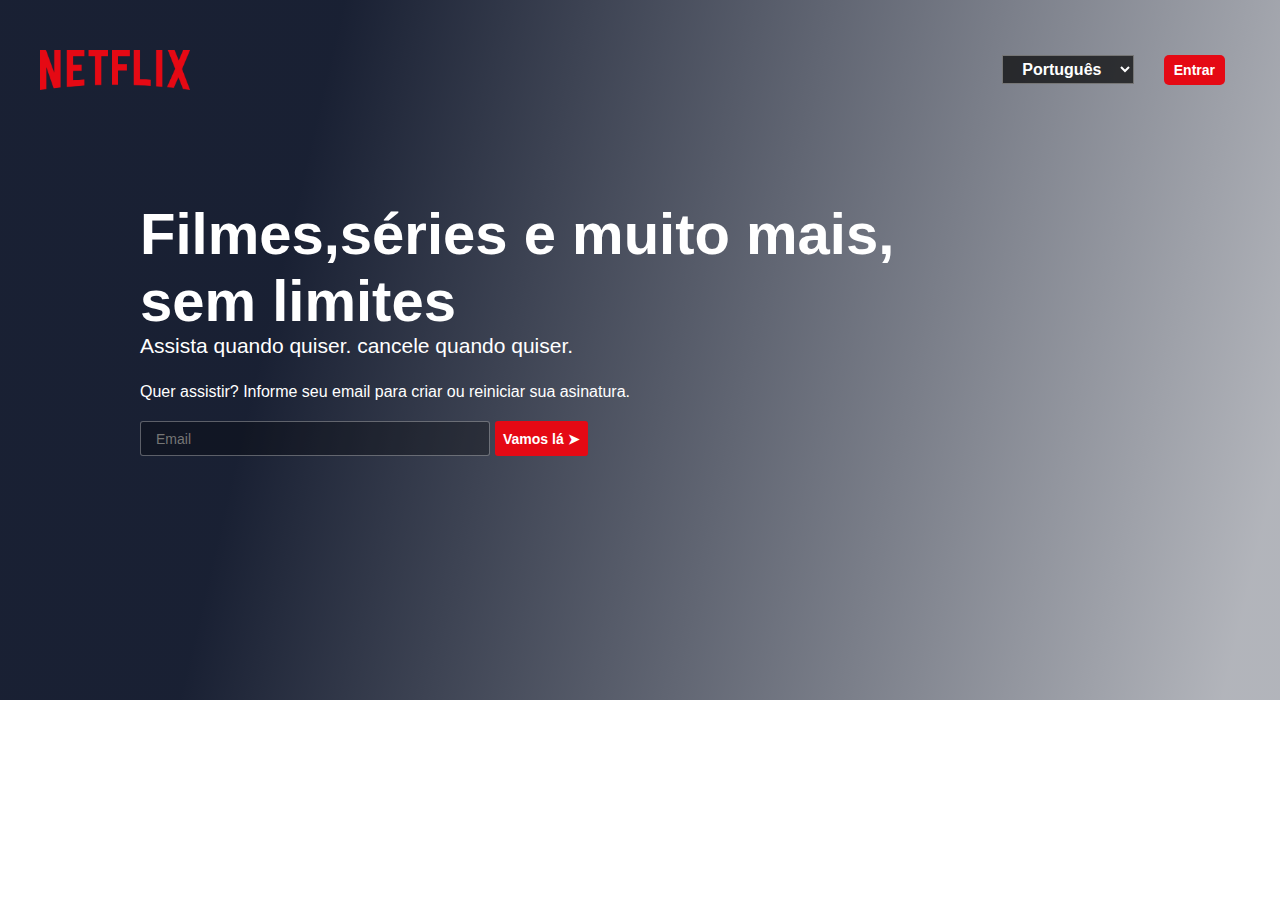
<file: site-teste-netiflix/index.html>
<!DOCTYPE html>
<html lang="pt-br">
<head>
    <meta charset="UTF-8">
    <meta name="viewport" content="width=device-width, initial-scale=1.0">
    <title>HTML e CSS</title>
    <link rel="stylesheet" href="style.css">
</head>
<body>
    <div id="container">

        <div id="header">
            <img src="imagens/logo.png" alt="" id="logo">
            <div id="nav">
                <select>
                    <option>Português</option>
                    <option>English</option>
                </select>
                <button id="btn-enter">Entrar</button>

            </div>
        </div>
        <div id="main">
            <h1 id="title-main">Filmes,séries e muito mais,<br> sem limites</h1>
            <h2 class="subletitle-main">Assista quando quiser. cancele quando quiser.</h2>
            <h3>Quer assistir? Informe seu email para criar ou reiniciar sua asinatura.</h3>
            <form>
                <input type="email" placeholder="Email" id="input">
                <button id="btn-start">Vamos lá ➤</button>
            </form>
        </div>
        
    </div>
   
    
</body>
</html>
</file>
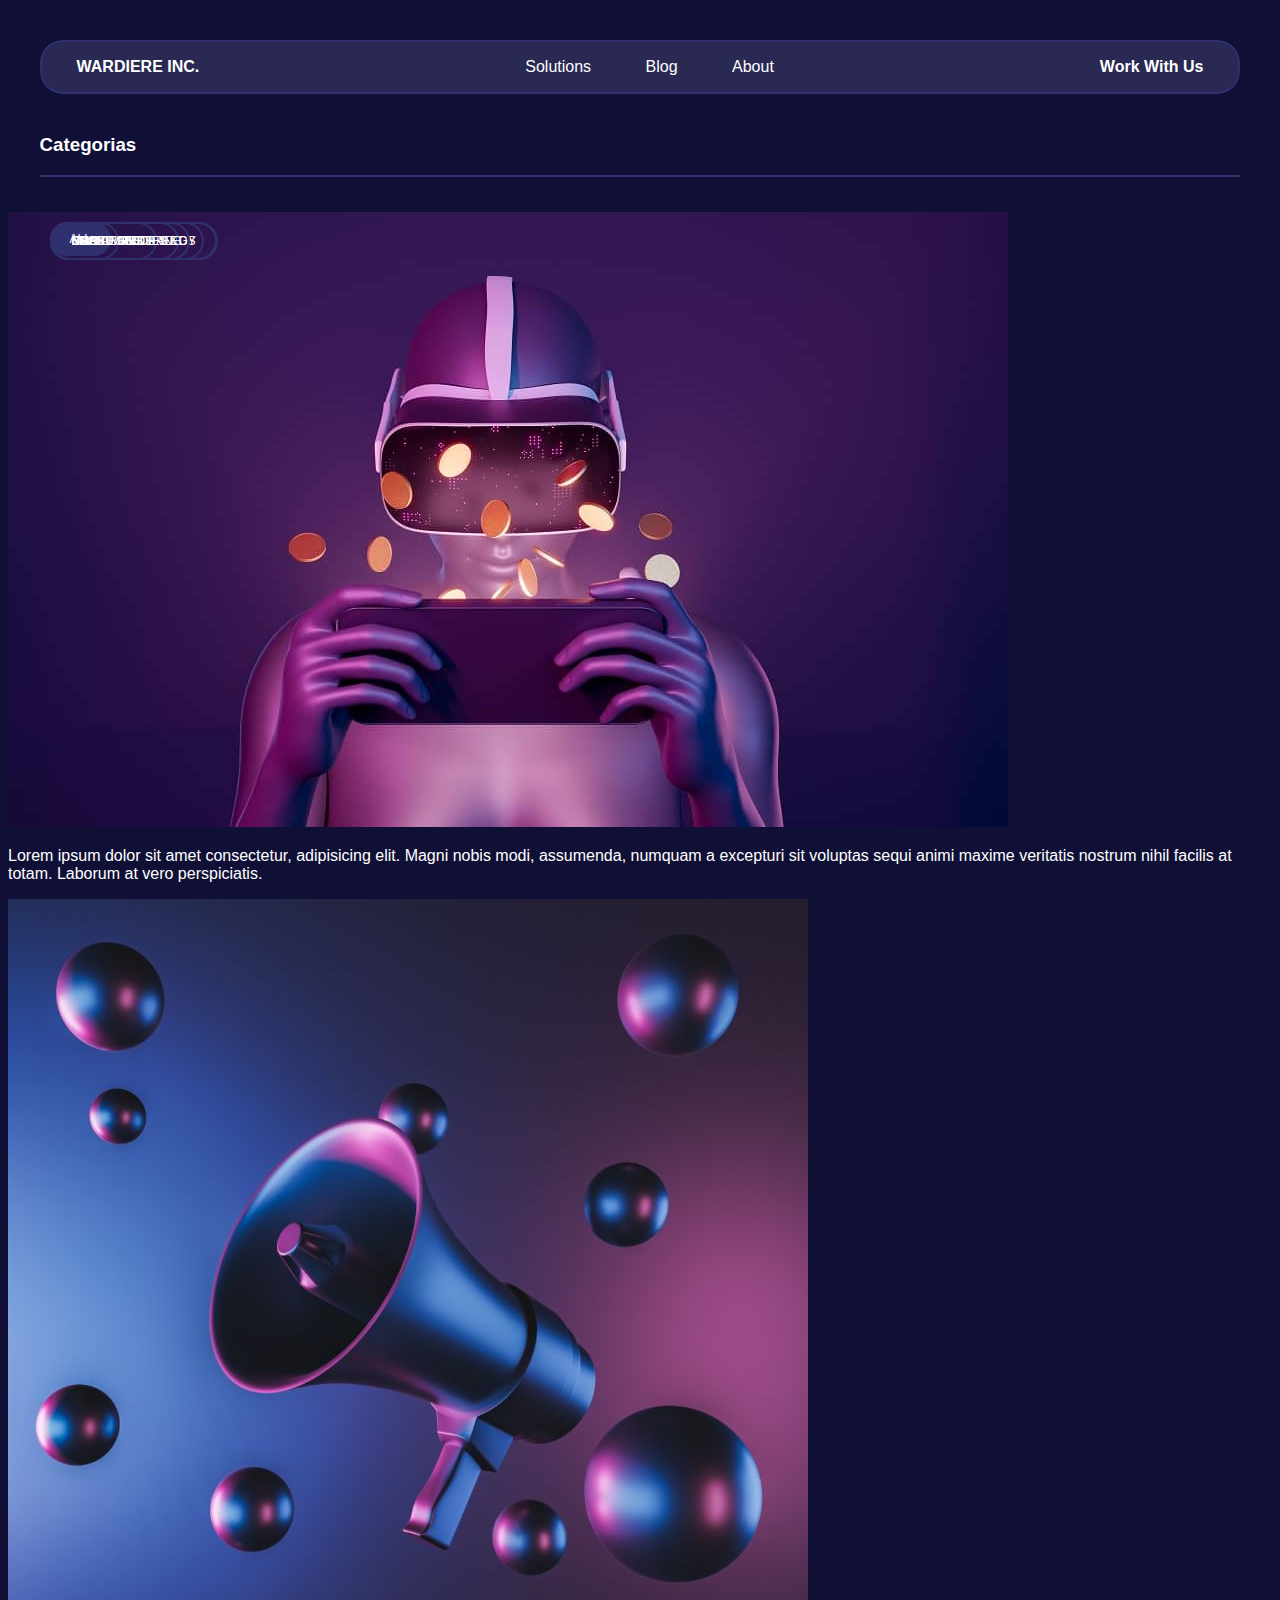
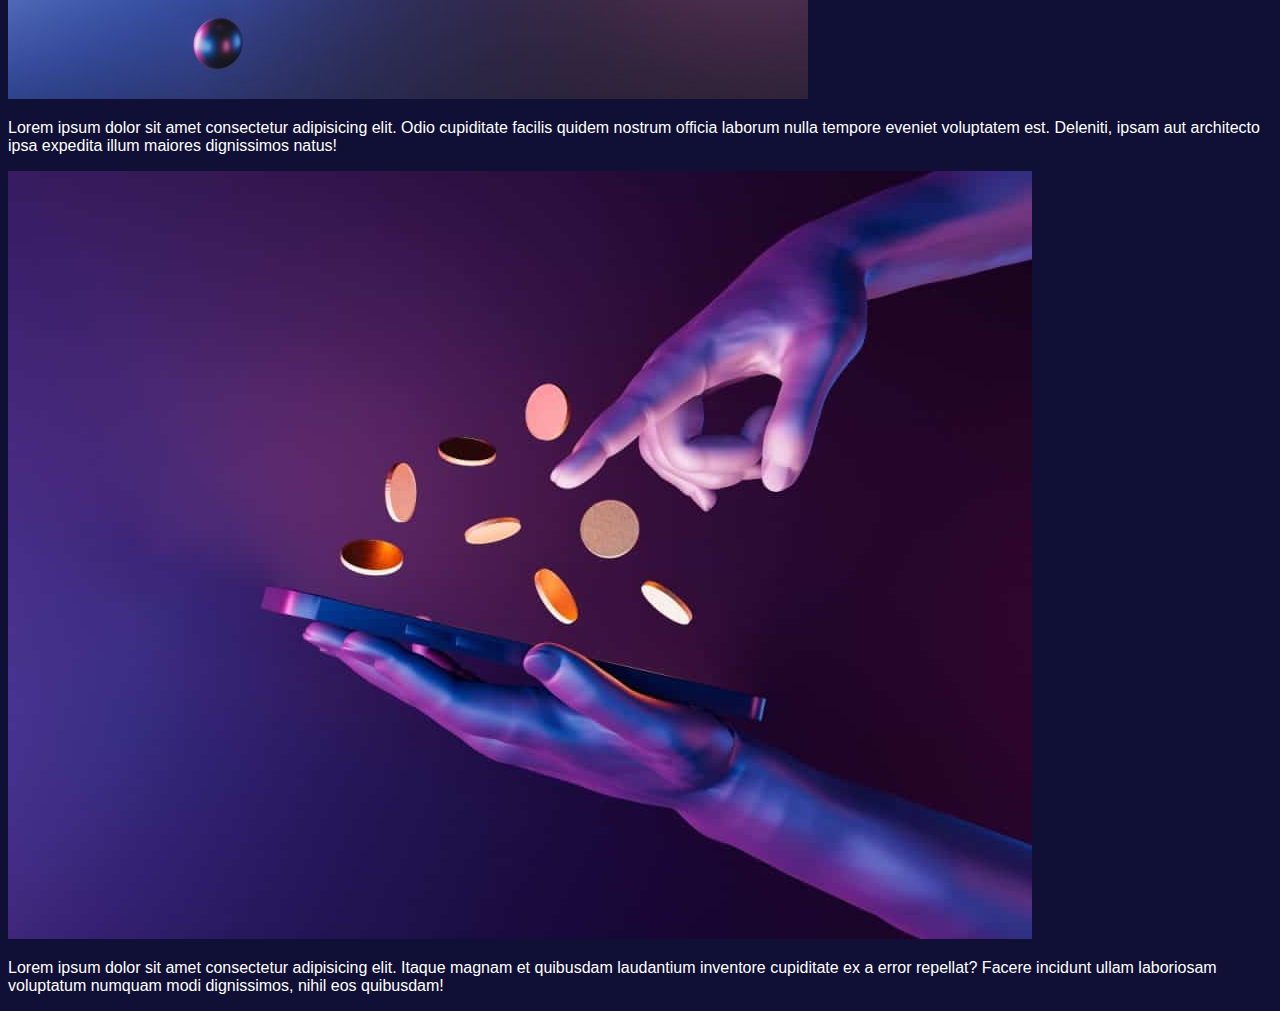
<file: projeto-landpage02/landgnpag.html>
<!DOCTYPE html>
<html lang="pt-br">
<head>
    <meta charset="UTF-8">
    <meta name="viewport" content="width=
    , initial-scale=1.0">
    <title>Landngpag</title>
    <link rel="stylesheet" href="style.css">
</head>
<body>
    <header>
        <div class="pricipal">
            <h2>WARDIERE INC.</h2>
        </div>
        <nav>
           
                <a href="#">Solutions</a>
                <a href="#">Blog</a>
                <a href="#">About</a>
            
        </nav>
        <div class="header-fim">
            <p>Work With Us</p>
        </div>
    </header>

    <main>
        <h3>Categorias</h3>
        <div class="span">
          
        </div>
        <div class="pai">
            <nav>
                <ul>
                    <a href="#" id="all"><li>ALL</li></a>
                    <a href="#"><li>MARKETING TRENDS</li></a>
                    <a href="#"><li>CONTET ESTRATEGY

                    </li></a>
                    <a href="#"><li>SOCIAL MEDIA</li></a>
                    <a href="#"><li>SEO</li></a>
                    <a href="#"><li>EMAIL MARKETING</li></a>
                    <a href="#"><li>BRANDIGN</li></a>
                    <a href="#"><li>CASE ESTUDIES</li></a>
                </ul>
            </nav>
        </div>
    </main>
    <aside>
        <div class="artigo01">
            <img src="imagens/imagem01.jpeg" alt="imagem01">
            <p>Lorem ipsum dolor sit amet consectetur, adipisicing elit. Magni nobis modi, assumenda, numquam a excepturi sit voluptas sequi animi maxime veritatis nostrum nihil facilis at totam. Laborum at vero perspiciatis.</p>

        </div>
        <div class="artigo02">
            <img src="imagens/imagem02.jpeg" alt="imagem02">
            <p>Lorem ipsum dolor sit amet consectetur adipisicing elit. Odio cupiditate facilis quidem nostrum officia laborum nulla tempore eveniet voluptatem est. Deleniti, ipsam aut architecto ipsa expedita illum maiores dignissimos natus!</p>

        </div>
        <div class="artigo03">
            <img src="imagens/imagem03.jpeg" alt="imagem03">
            <p>Lorem ipsum dolor sit amet consectetur adipisicing elit. Itaque magnam et quibusdam laudantium inventore cupiditate ex a error repellat? Facere incidunt ullam laboriosam voluptatum numquam modi dignissimos, nihil eos quibusdam!</p>

        </div>
    </aside>
</body>
</html>
</file>
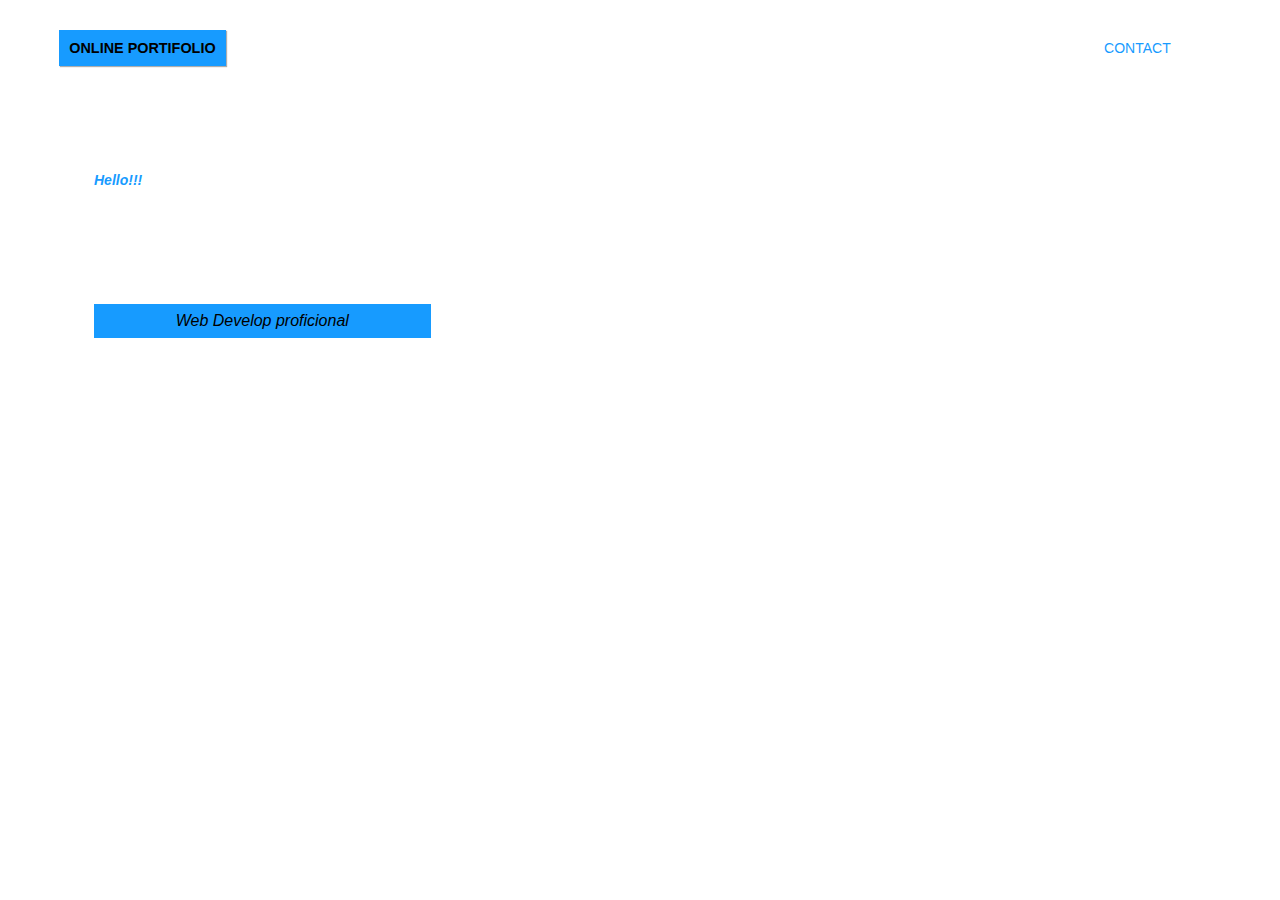
<file: projeto-portifolio/portifolio.html>
<!DOCTYPE html>
<html lang="pt-br">
<head>
    <meta charset="UTF-8">
    <meta name="viewport" content="width=device-width, initial-scale=1.0">
    <title>Portifolio</title>
    <link rel="stylesheet" href="style.css">
</head>
<body>
    <header>
        <div class="cabeça">
            <h1>ONLINE PORTIFOLIO</h1>
        </div>
        <nav>
            <ul>
                <li><a href="#">ABOUT ME</a></li>
                <li><a href="#">EDUCATION</a></li>
                <li><a href="#">EXPERIENCE</a></li>
                <li><a href="#">PROJECT</a></li>
                <li><a href="#" id="dest">CONTACT</a></li>
            </ul>
        </nav>

    </header>
    <main>
        <article>
            <h6>Hello!!!</h6>
            <h1>I'm David <br> Lopes Costa</h1>
            <span>
                <p>Web Develop proficional</p>
            </span>
            <aside>
                <p>Lorem ipsum dolor sit amet consectetur adipisicing elit. Dolores explicabo voluptas neque quos rerum veritatis ab tempora, nihil animi consequuntur quibusdam nemo! Quaerat voluptatum odio enim. Ex rerum vel quis.
                    Lorem, ipsum dolor sit amet consectetur adipisicing elit. Saepe suscipit quidem nisi distinctio alias recusandae tempora esse magni aut illum est nostrum harum, accusamus veritatis repellendus quo iste delectus provident!
                </p>
               
            </aside>
        </article>
    </main>
    
</body>
</html>
</file>
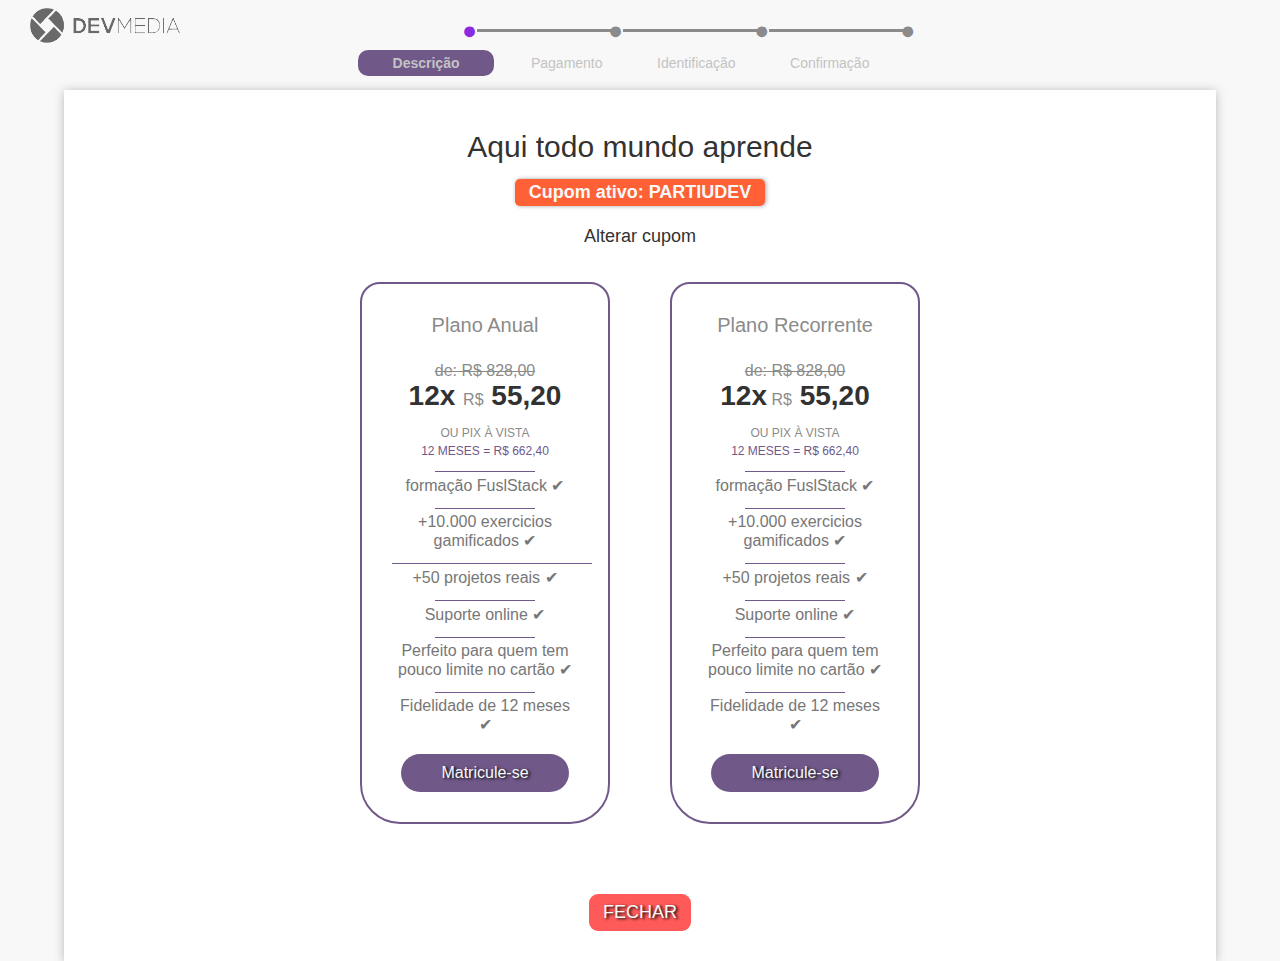
<file: SITE-devmidia/devmidia.html>
<!DOCTYPE html>
<html lang="pt-br">
<head>
    <meta charset="UTF-8">
    <meta name="viewport" content="width=device-width, initial-scale=1.0">
    <title>Site DevMidia</title>
    <link rel="stylesheet" href="style.css">
</head>
<body>
    <header>
        <div class="header">
            <div class="logo">
                <img src="imagens/logo-devmedia.png" alt="log/png">
            </div>
             <div class="separada">
                 <div class="bolha1">
                  <p>●</p>
                 </div> 
                           <div class="traco">
                             
                           </div> 
                           <div class="bolha">
                             <p>●</p>
                           </div> 
                           <div class="traco">
                             
                           </div> 
                           <div class="bolha">
                             <p>●</p>
                           </div> 
                           <div class="traco">
                             
                           </div>
                           <div class="bolha">
                             <p>●</p>
                           </div>
             </div>

        </div>
        <div class="pagament">
            <span id="destaque">Descrição</span>
            <span id="secund">Pagamento</span>
            <span id="secund">Identificação</span>
            <span id="secund">Confirmação</span>
        </div>

    </header>
    <main>
       
        <article>
            <h1>Aqui todo mundo aprende</h1>
            <h2 id="desconto">Cupom ativo: PARTIUDEV</h2>
            <P><a href="">Alterar cupom</a></P>
            <aside>
                <div class="anual">
                    <h2>Plano Anual</h2>
                    <del >de: R$ 828,00</del>
                    <P id="preco">12x <span id="rs">R$</span> 55,20 <br><span>OU PIX À VISTA</span></P>
                    <h3>12 MESES = R$ 662,40</h3>
                    <span id="horizontal">-</span>
                   <div class="conteudo">
                    <p>formação FuslStack ✔</p>
                    <span id="horizontal">-</span>
                    <p>+10.000 exercicios gamificados ✔</p>
                    <span id="horizontal">
                        <span id="horizontal">-</span>
                    </span>
                    <p>+50 projetos reais ✔</p>
                    <span id="horizontal">-</span>
                    <p>Suporte online ✔</p>
                    <span id="horizontal">-</span>
                    <p>Perfeito para quem tem pouco limite no cartão ✔</p>
                    <span id="horizontal">-</span>
                    <p>Fidelidade de 12 meses ✔</p>
                    <button>Matricule-se</button>

                   </div>
                </div>
              
                <div class="recorrente">
                    <h2>Plano Recorrente</h2>
                    <del>de: R$ 828,00</del>
                    <P id="preco">12x<span id="rs"> R$</span> 55,20 <br><span>OU PIX À VISTA</span></P>
                    <h3>12 MESES = R$ 662,40</h3>
                    <span id="horizontal">-</span>
                   <div class="conteudo">
                    <p>formação FuslStack ✔</p>
                    <span id="horizontal">-</span>
                    <p>+10.000 exercicios gamificados ✔</p>
                    <span id="horizontal">-</span>
                    <p>+50 projetos reais ✔</p>
                    <span id="horizontal">-</span>
                    <p>Suporte online ✔</p>
                    <span id="horizontal">-</span>
                    <p>Perfeito para quem tem pouco limite no cartão ✔</p>
                    <span id="horizontal">-</span>
                    <p>Fidelidade de 12 meses ✔</p>
                    <button>Matricule-se</button>           
               </div>




            </aside>
            <button id="btn-fechar"><a href="fechar.html">FECHAR</a></button>

        </article>
    </main>
    
        
    
    
</body>
</html>
</file>
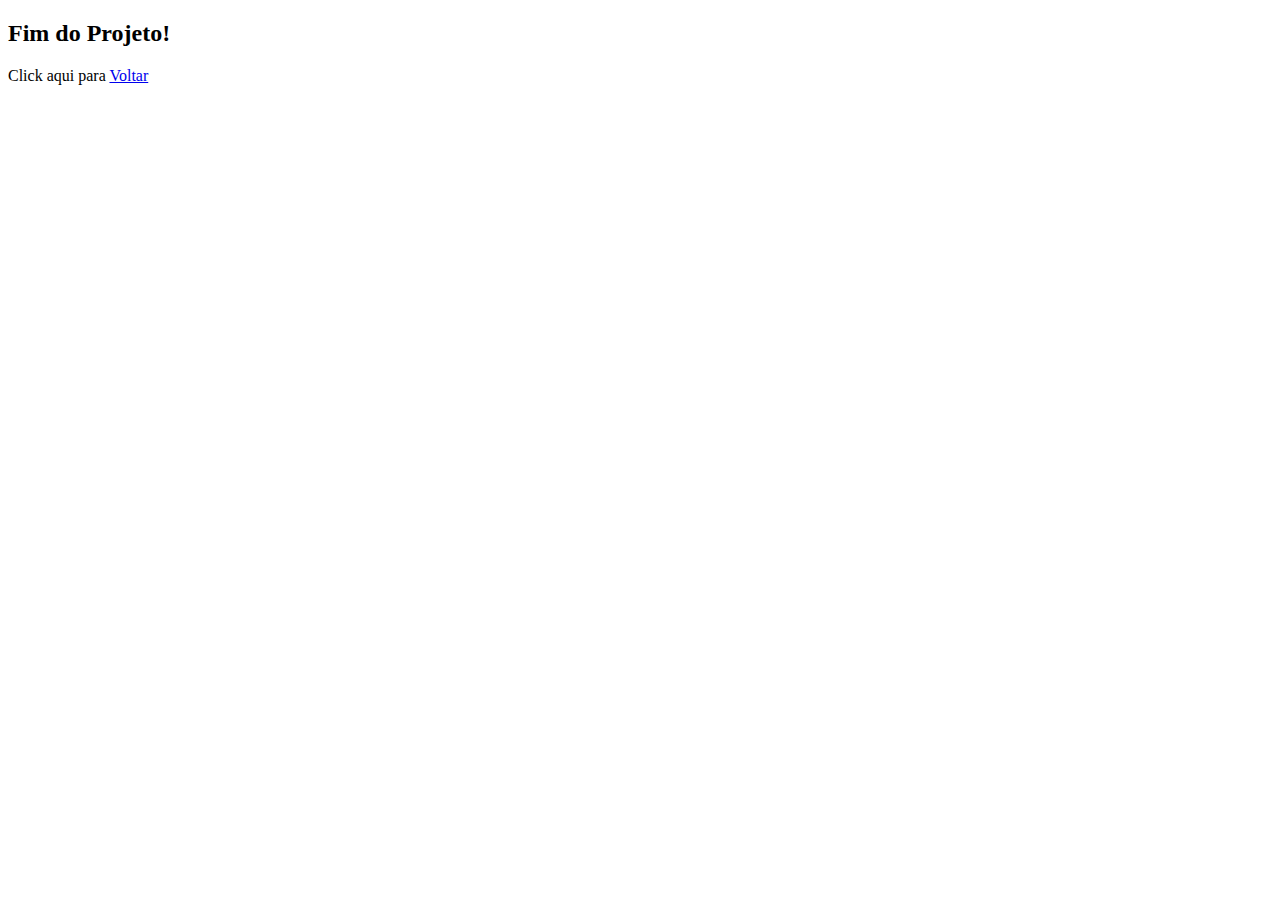
<file: SITE-devmidia/fechar.html>
<!DOCTYPE html>
<html lang="en">
<head>
    <meta charset="UTF-8">
    <meta name="viewport" content="width=device-width, initial-scale=1.0">
    <title>Document</title>
</head>
<body>
    <h2>Fim do Projeto!</h2>
    <p>Click aqui para <a href="devmidia.html">Voltar</a></p>

    
</body>
</html>
</file>
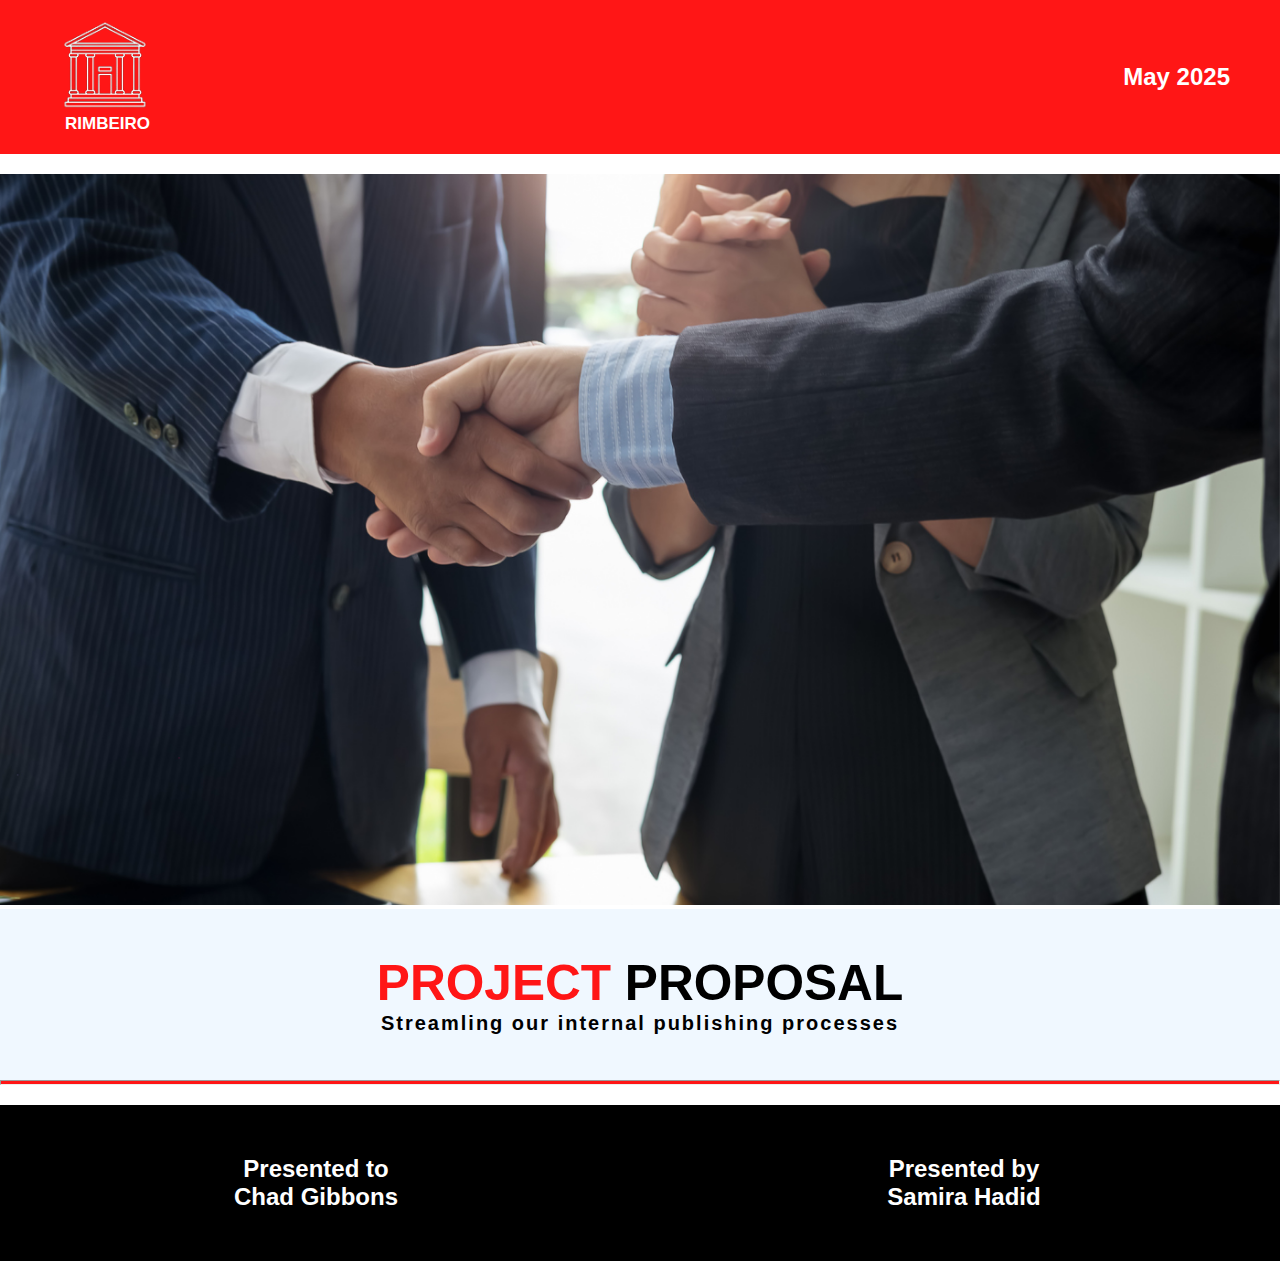
<file: site-empresa/empresa.html>
<!DOCTYPE html>
<html lang="pt-br">
<head>
    <meta charset="UTF-8">
    <meta name="viewport" content="width=device-width, initial-scale=1.0">
    <title>empresa</title>
    <link rel="stylesheet" href="style.css">
</head>
<body>
    <header>
        <div class="logo">
            <img src="imagens/Fashion_Bran_Logo__40_x_40_px___80_x_80_px_-removebg-preview.png" alt="">
            <h1>RIMBEIRO</h1>   
        </div>
        <h2>May 2025</h2>

    </header>
    <main>
        <img src="imagens/imagem-pricinpal.png" alt="">
        <article>
            <h1>PROJECT <span>PROPOSAL</span></h1>
            <P>Streamling our internal publishing processes</P>
        </article>

    </main>
    <hr>
    <footer>
        <div class="footer">
            <h2>
                Presented to <br> Chad Gibbons
            </h2>
        </div>
        <h2>
            Presented by <br> Samira Hadid
        </h2>


    </footer>
    
</body>
</html>
</file>
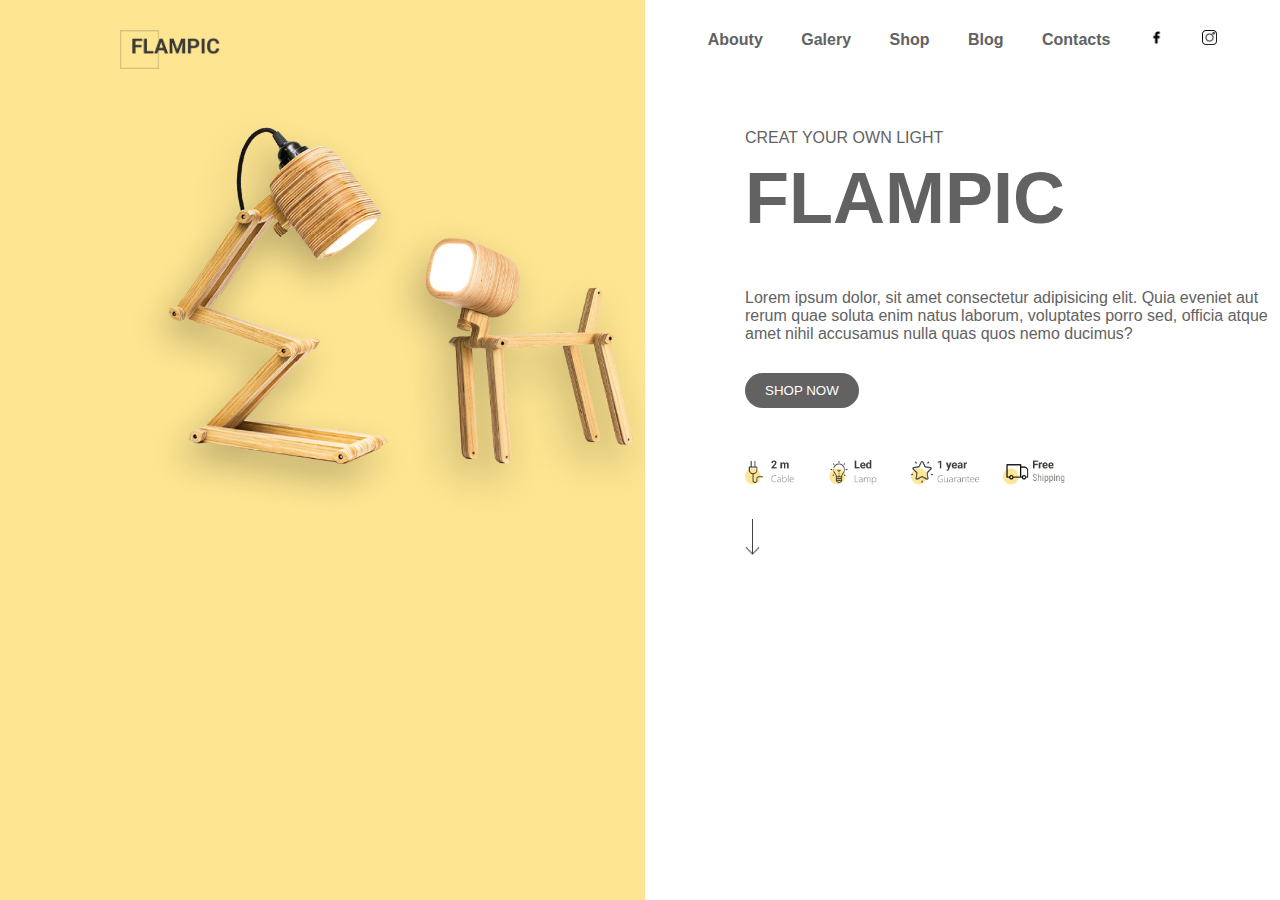
<file: projeto-landpag/imagens/landpag.html>
<!DOCTYPE html>
<html lang="pt-br">
<head>
    <meta charset="UTF-8">
    <meta name="viewport" content="width=device-width, initial-scale=1.0">
    <title>Landpag</title>
    <link rel="stylesheet" href="style.css">
</head>
<body>
    <section>
        <div class="primeiro">
            <div class="logo">
                <img src="Logo.png" alt="imagem/png">
            </div>
<div class="imagem">
    
                <div class="img1"><img src="L1.png" alt=""></div>
                <div class="img2"><img src="L2.png" alt=""></div>
    
</div>

        </div>

        <div class="segundo">
            <nav>
                <div class="navigation">
                    <ul>
                        <li><a href="#">Abouty</a></li>
                        <li><a href="#">Galery</a></li>
                        <li><a href="#">Shop</a></li>
                        <li><a href="#">Blog</a></li>
                        <li><a href="#">Contacts</a></li>
                        <li> <a href=""><img src="facebook.png" alt=""></a></li>
                        <li><a href=""><img src="instagram.png" alt=""></a></li>
                    </ul>
                </div>
               
            </nav>
            <aside>
                <p>CREAT YOUR OWN LIGHT</p>
                <h1>FLAMPIC</h1>
                <P id="inport">Lorem ipsum dolor, sit amet consectetur adipisicing elit. Quia eveniet aut rerum quae soluta enim natus laborum, voluptates porro sed, officia atque amet nihil accusamus nulla quas quos nemo ducimus?</P>
                <button>SHOP NOW</button>
                <div class="advantages"><img src="advantages.png" alt=""></div>
                <a href=""><img src="ic_arrow.png" alt=".primeiro" id="seta"></a>
            </aside>
            

        </div>
    </section>
    

    
    
</body>
</html>
</file>
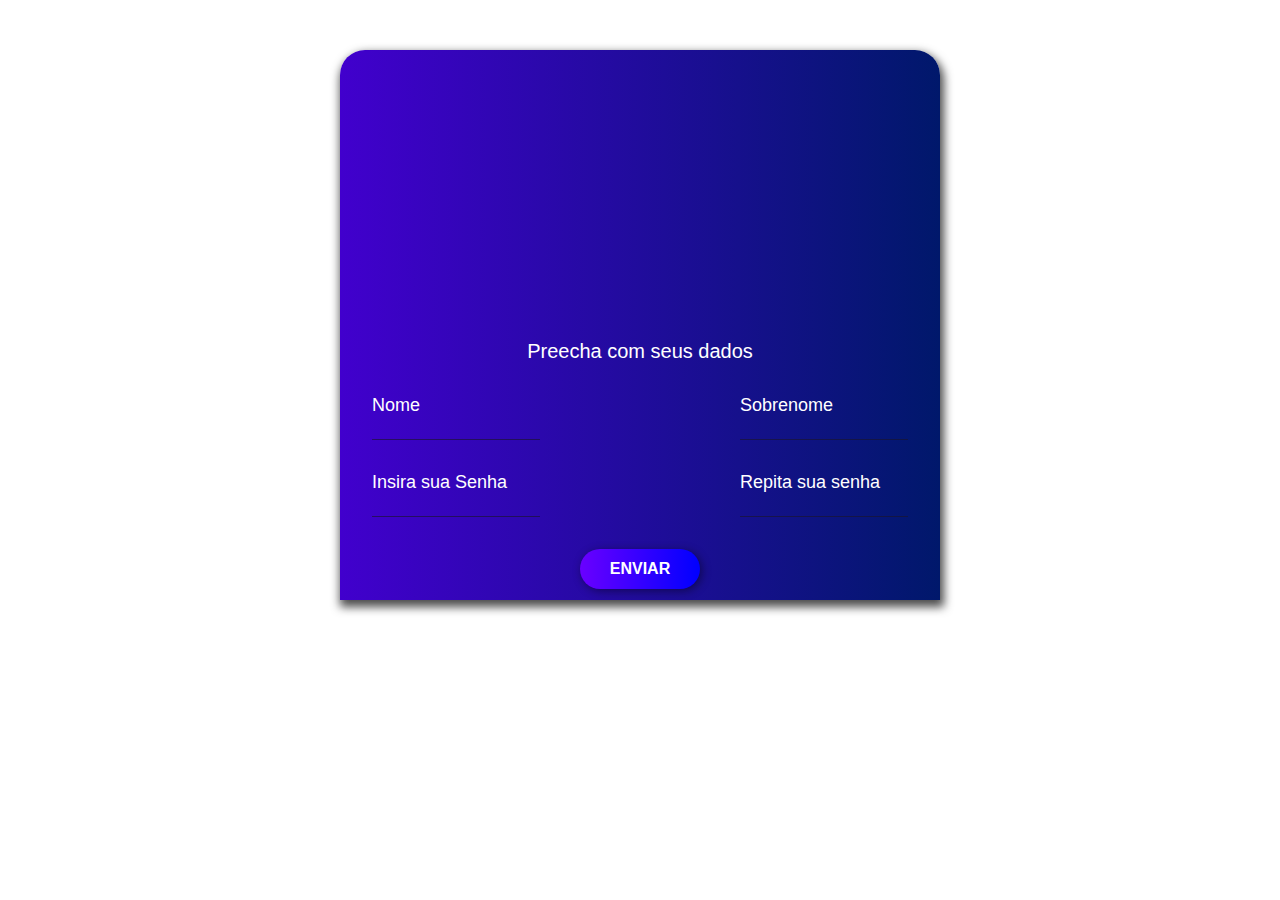
<file: projeto-landpage02/projeto-card/card.html>
<!DOCTYPE html>
<html lang="pt-br">
<head>
    <meta charset="UTF-8">
    <meta name="viewport" content="width=device-width, initial-scale=1.0">
    <title>Projeto--card</title>
    <link rel="stylesheet" href="estilos/stely.css">
</head>
<body>
    <main>
        <section>
            <div class="img">
             
            </div>
           
               
                <form action="#" autocomplete="off">
                    <div class="header">
                        <h1>Preecha com seus dados</h1>
                    </div>
                  <div class="forme">      

                    <div class="card">
                        <label for="inome">Nome</label>
                        <input type="text" name="nome" id="inome" required>
                    </div>

                    <div class="card">
                        <label for="isobre">Sobrenome</label>
                        <input type="text" name="sobrenome" id="isobre" required>
                    </div>

                    <div class="card">
                        <label for="isenha">Insira sua Senha</label>
                        <input type="password" name="senha" id="isenha" required>
                    </div>

                    <div class="card">
                        <label for="irept">Repita sua senha</label>
                        <input type="password" name="repitir" id="irept" required autocomplete="current-password">
                    </div>
                   
                  </div>

                  
                   <button>ENVIAR</button>
                
               

                   
                </form>
               
        </section>
    </main>
    
</body>
</html>
</file>
<file: site-teste-netiflix/style.css>
*{
    margin: 0;
    padding:0;
    box-sizing: border-box;
}
@import url('https://fonts.googleapis.com/css2?family=Poppins:wght@600;700&display=swap');


body{
    font-family: 'Poppins', sans-serif;
}

#logo{
    width: 150px;
}
#container{
    background-image: linear-gradient(103.24deg, rgba(0, 8, 29, 0.9) 23.83%, rgba(0, 8, 29, 0.3) 96.1%),url(https://isquad.tv/wp-content/uploads/2018/08/Netflix-Background.jpg);
    height: 700px;
    background-size: cover;
    padding: 40px;
   ba
    
}
#header{
    display: flex;
    flex-direction: row;
    align-items: center;justify-content: space-between;
   
}

select{
    padding: 4px 15px;
    font-size: 16px;
    color: white;
    background-color: rgba(0, 0, 0, 0.683);
    font-weight: bold;
    margin-right: 10px;
  
}
#btn-enter{
    background-color: #e50914;
    font-size: 14px;
    padding: 7px 10px;
    border: none;
    border-radius: 5px;
    color: white;
    font-weight: bold;
    margin: 15px;
}
#btn-enter:hover{
    background-color: #e50914d4;
    color: rgb(196, 196, 194);
}
#main{
    color: white;
    margin-top: 100px;
    margin-left: 100px;
}
#title-main{
    font-size: 58px;
}

.subletitle-main{
    font-weight: 100;
    margin-bottom: 25px;
    font-size: 21px;
}
h3{
    font-size: 16px;
    font-weight: normal;
}

form{
    display: flex;
    flex-direction: row;
    margin-top: 20px;
}
input{
    height: 35px;
    width: 350px;
    background-color: rgba(0, 0, 0, 0.294);
    border: 1px solid rgba(255, 255, 255, 0.315);
    border-radius: 3px;
    padding-left: 15px;
    font-weight: 200;
    color: white;
    font-size: 14px;
}
#btn-start{
    background-color: #e50914;
    border: none;
    margin-left: 5px;
    padding: 8px;
    color: white;
    font-weight: bold;
    font-size: 14px;
    border-radius: 3px;
}
#btn-start:hover{
    background-color: #e50914d4;
    color: rgb(196, 196, 194);

}
</file>
<file: projeto-landpage02/style.css>
*{
    border: 0;
    padding: 0;
    box-sizing: border-box;
    font-family: 'Gill Sans', 'Gill Sans MT', Calibri, 'Trebuchet MS', sans-serif;
}

body{
    background-color: rgb(16, 16, 54);
    color: white;
}

header{
    background-color: rgb(41, 41, 84);
    display: flex;
    align-items: center;
    justify-content: space-between;
    border: 2px solid rgb(48, 48, 110);
    width: 95%;
    margin: auto;
    margin: 40px auto;
    padding: 0px 15px;
    border-radius: 23px;
}

.principal, h2{
    padding-left: 20px;
    font-size: 1em;
    font-weight: 600;
}

header a{
    color: white;
    padding: 0px 25px;
    text-decoration: none;
    transition: 0.5s;
}

header a:hover{
    text-decoration: underline;
    color: rgb(157, 157, 184);
}

.header-fim{
    font-size: 16px;
    padding-right: 20px;
    font-weight: bold;
}

/* ================================================ */




main{
    width: 95%;
    margin:28px auto;
  
}

.span{
   width: 100%;
    height: 2px;
    background-color: rgb(48, 48, 110); 
}
nav ul{
    margin-top: 35px;
}

nav ul li, a{
    display: inline;
    padding: 10px;
   
    color: white;
    text-decoration: none;
   
}


nav #all{
    background-color: rgb(48, 48, 110);
    border: none;
    color:  rgb(2, 1, 1);

}

nav ul li a{
    border: 2px solid  rgb(48, 48, 110);
    margin: 10px;
    border-radius: 50px;
}
nav ul a{
    border: 2px solid  rgb(48, 48, 110);
    margin: 10px;
    border-radius: 50px;
    font-size: 12px;
   position: absolute;
 color: rgba(82, 52, 52, 0);

}
</file>
<file: projeto-portifolio/style.css>
*{
    margin: 0;
    padding: 0;
    box-sizing: border-box;
}

body{
    font-family: 'Lucida Sans', 'Lucida Sans Regular', 'Lucida Grande', 'Lucida Sans Unicode', Geneva, Verdana, sans-serif;
    color: white;
  
    
    background-image: url(https://c.wallhere.com/photos/fe/04/women_model_brunette_hair_in_face_looking_at_viewer_brown_eyes_portrait_face-1741435.jpg!d);
    background-size: cover;
    background-repeat: no-repeat;
    background-attachment: fixed;
   
 
}
header{
    display:flex; 
    align-items: center;
    justify-content: space-around;
    color: white;
    padding-top: 30px;  
 
}
header h1{
    font-size: 0.90em;
    background-color: rgb(23, 155, 255);
    padding: 10px;
    color: rgb(0, 0, 0);
    box-shadow: 1px 1px 1px  rgba(0, 0, 0, 0.323);
}
header h1:hover{
    cursor: pointer;
}

ul{
    display: flex;
}
#dest{
    color: rgb(23, 155, 255);
}
li, a{
    margin:0px 15px;
    list-style: none;
    text-decoration: none;
    color: white;
    font-size: 14px;
    padding: 0px 10px;
}
 a:hover{
    background-color: rgba(109, 109, 109, 0.33);
    padding: 10px;
    border-radius: 5px;
    transition: 0.4s;
    text-decoration: underline;
}

/* ========================== */
main{
    margin: auto;
    width: 90%;
    padding: 6em 0px 0px 30px;
    text-align: start;
    
}
h6{
    padding: 10px 0px;
    font-size: 14px;
    color:  rgb(23, 155, 255);
    font-style: italic;
}
main h1{
    padding: 15px 0px;
    font-size: 2.5em;
    font-family: monospace;
}
span p{
    background-color: rgb(23, 155, 255) ;
    padding: 5px 0px;
   width: 30%;
   text-align: center;
   margin-bottom: 20px;
   font-style: italic;
   color: black;
}
main p{
    line-height: 1.5;
    
}
</file>
<file: SITE-devmidia/style.css>
*{
    margin: 0;
    padding: 0;
    box-sizing: border-box;

}

@import url('https://fonts.googleapis.com/css2?family=Montserrat:wght@300;400;500&display=swap');
body{
    font-family: 'Montserrat', sans-serif;
    background-color: #F8F8F8;  
   
}
.header{
   
    display: flex;
    align-items: center;
    height:30px;
    padding: 30px;

}
.logo{
    width: 450px;
    margin-top: 5px;
}
.logo img{
    width: 150px;  
   margin-top: -10px; 
}

.separada{
    display: flex;
    align-items: center;
    margin-left: -18px;
    
}

.bolha1{
    color: blueviolet;
    font-size: 25px;
}
.bolha{
    color: #8b8b8b;
    font-size: 25px;
    margin-left: -5px;
}
main{
    margin: auto;
}
.traco{
    background-color: #8b8b8b;
    padding: 0px 68px;
    height: 3px;
    
}
/*fim do header*/
.pagament{
    text-align: center;
    margin-top: -6px;
    margin-right: 35px;

}

#destaque{
     background-color: #705889;
     padding: 5px 35px;
     border-radius: 10px;
     color: rgb(195, 195, 195);
     font-weight: bolder;
     margin: 0px 7px;
     font-size: 14px;
}
#secund{
    padding: 10px 15px;
     border-radius: 10px;
     color: rgb(195, 195, 195);
     
     margin: 0px 10px;
     font-size: 14px;
     font-weight: 300;
}

article{
    background-color: white;
    width: 72em;
    height: 100%;
    margin: auto;
    box-shadow:0px 1px 10px rgba(0, 0, 0, 0.254);
    margin-top: 18px;
    text-align: center;
    padding-top: 20px;

}

h1{
    margin-top: 20px;
    font-size: 30px;
    font-weight: normal;
    color: #323232;
    

}

#desconto{
    background-color: #ff6035;
    width: 250px;
    margin: auto;
    padding: 3px;
    margin-top: 15px;
    margin-bottom: 20px;
    font-size: 18px;
    color: #F8F8F8;
    font-weight: 600;
    border-radius: 5px;
    box-shadow: 1px 0px 4px rgba(0, 0, 0, 0.365);
}
a{
    text-decoration: none;
    color: #323232;
    font-size: 18px;
    font-size: normal;
   
}
a:hover{
    text-decoration: underline;
}

aside{
    display: flex;
    justify-content: center;
    align-items: center;
    padding-top: 35px;
    padding-bottom: 50px;   
}



.anual{
    border: 2px solid #705889;
    width: 250px;
    padding: 30px;
    border-radius: 20px 20px 40px 40px;
    margin-right: 30px;
    
}
.anual:hover{
    border: 2px solid #0AC5D4;

}
.recorrente{
    border: 2px solid #705889;
    width: 250px;
    
    padding: 30px;
    border-radius: 20px 20px 40px 40px;
    margin-left: 30px;
}
 .recorrente:hover{
     border: 2px solid #0AC5D4;  
     
}

article h2{
    color:#8b8b8b;
    font-size: 20px;
    font-weight: normal;
    padding-bottom: 25px
}
aside p{
    color: #777777;
}
del{
    color: #8b8b8b;
    font-size: 16px;
}
#preco{
    font-size: 28px;
    font-weight: 700;
    color: #323232;
}
#rs{
    font-size: 16px;

}
span{
    font-size: 12px;
    color: #8b8b8b;
    font-weight: normal;
}
h3{
    font-size: 12px;
    color: #705889;
    font-weight: normal;
}
#horizontal{
    background-color: #705889;
    color: #705889;
    padding: 0px 50px;
    font-size: 1px;   
    text-align: start;
}
.conteudo p{
    text-align: center;
}

button{
    background-color: #705889;
    color: #F8F8F8;
    padding: 10px 40px;
    border: none;
    margin-top: 20px;
    border-radius: 20px;
    text-align: center;
    font-size: 16px;
    text-shadow: 2px 1px 3px #000000;
}
.anual:hover button {
    background-color: #0AC5D4;
    
}
.recorrente:hover button{
    background-color: #0AC5D4;

}
footer{
    background-color: #F8F8F8;
    text-align: center;
}
#btn-fechar{
    background-color: rgba(255, 0, 0, 0.649);
    margin-bottom: 30px;
    color: white;
    border-radius: 9px;
    padding: 8px 14px;
    border: none;

}
#btn-fechar:hover{
    background-color: red;
    text-shadow: 1px 2px 2px black;
}

button a{
    text-decoration: none;
    color: #F8F8F8;
}
button a:hover{
    text-decoration: none;
}
</file>
<file: site-empresa/style.css>
*{
    margin: 0;
    padding: 0;
    box-sizing: border-box;
}
@import url('https://fonts.googleapis.com/css2? family= Bebas+Neue & display=swap');

body{
    font-family: 'Bebas Neue', sans-serif;
    font-weight: normal;

}
header{
    background-color:#FF1616;
    
    display: flex;
    align-items: center;
    justify-content: space-between;
    margin-bottom: 20px;
    
}
.logo{
    padding: 20px 0px 20px  60px;
   
}

.logo h1{
    color: rgb(255, 255, 255);
    font-size: 17px;
    padding-left: 5px;
    
}
.logo img{
    width: 90px;
    color: rgb(255, 255, 255);    
}
header h2{
    color: white;
    font-weight: bold;
    padding: 0px 50px 0px 0px;
}
main img{
    max-width: 100%;
    min-height: 300px;
}
article{
    margin: auto;
    background-color: aliceblue;
    padding: 45px;
    text-align: center;
    
    
}
article h1{
    font-size: 3.1em;
    color: #FF1616;
}
article span{
    color: black;
}
article p{
    font-size: 20px;
    font-weight: bold;
    letter-spacing: 2px;
}
hr{
  background-color: #FF1616;
 padding: 1.5px;
 margin-bottom: 20px;
}

footer{
    background-color: black;
    color: white;
    columns: 2;
    margin: auto;
    text-align: center;
   
   
}
footer h2{    
    color: white;
    padding: 50px;  
}
</file>
<file: projeto-landpag/imagens/style.css>
*{
    margin: 0;
    padding: 0;
    box-sizing: border-box;
    font-family: Arial, Helvetica, sans-serif;
    
}


section{
    display: flex;
    width: 100vw;
    margin: auto;
    height: 100vh;   
}
.primeiro{
    background-color:#FDE591;
    width: 645px;
    padding: 0px;
    margin: 0px; 
}
.segundo{
    background-color: white;
    width:60%;
    
}
section img{
    width: 100px;
    margin: 30px 0px 0px 7.5em;
}

ul {
    list-style: none;
   
    margin: 30px;
    text-align: center;
    

}
li{
    display: inline;
    margin: 17px;
    font-weight: bolder;
   
    
   
}
li a{
    text-decoration: none;
   
}
li a:hover{
    border-bottom: 1px solid black;
   transition: 0.5s;
   
   
}


li img{
    width: 15px;
    margin: 0;
    
}
li a{
    color: rgb(98, 98, 98);;
    text-decoration: none;
   
}

.imagem{
    display: flex;
    
    align-items: center;
}
.imagem img{
    width: 300px;
}

.img1{
    width: 250px;
}
.img2{
    margin-bottom: -7em;
}

aside{
    width: 530px;
    background-color: white;
    margin:80px 0px 0px 100px ;
}
aside p{
    padding: 0px 0px 10px 0px;
    color:  rgb(98, 98, 98);;
}

h1{
    font-size: 4.5em;
    margin-left: 0px;
    color:  rgb(98, 98, 98);;
}
#inport{
    padding: 50px 0px 0px 0px;
    color:  rgb(98, 98, 98);
}
button{
    background-color: rgb(98, 98, 98);
    color: white;
    margin-top: 30px;
    padding: 10px 20px;
    border: none;
    border-radius: 20px ;
}
button:hover{
    background-color: rgb(78, 77, 77);
    transition: .5s;
    cursor: pointer;
}
.advantages img{
    width: 320px;
    margin: 0;
    padding-top: 50px;
}
#seta{
    margin-left: 0px;
    width: 15px;
    color: black;
}
#seta img{
    
    
}
</file>
<file: projeto-landpage02/projeto-card/estilos/stely.css>
*{
    margin: 0;
    padding: 0;
    box-sizing:border-box;
    font-family: Arial, Helvetica, sans-serif;
    color: white;
}

main{
    max-width: 600px;
    height: 550px;
    margin: auto;
    box-shadow: 2px 5px 10px 2px rgba(0, 0, 0, 0.7);
    margin-top: 50px;
    background-image:linear-gradient(to left, rgba(0, 24, 107, 1), rgba(65, 0, 205, 1));
    border-radius: 25px 25px 0px 0px; 

}



section .img{
    background: url(https://i.pinimg.com/564x/2c/25/30/2c25300d38e4d375ec2d2b9730d2fb58.jpg);
    background-repeat: no-repeat; 
    background-size: cover;
    width: 600px;
    height: 250px;
    border-radius: 25px 25px 0px 0px;
   
}

.header h1{
    text-align: center;
    padding-top: 40px;
    font-weight: 100;
    font-size: 20px;
}


.forme{
    display: flex;
    flex-wrap: wrap;
    justify-content: space-between;
    padding: 1rem ;
    
}
.card{

    display: flex;
    flex-direction: column;
    width: 200px;
    padding: 1rem;  
}
label{
    padding-bottom: 5px;
    font-size: 18px;
}

input{
    border: none;
    outline: none;
    background-color: rgba(1, 1, 1, 0);
    border-bottom: 1px solid rgba(28, 21, 42, 0.644);
    font-weight:100;
    letter-spacing: 3px;
    font-size: 16px;
    
}

.butom {
  

}

button{
    display: flex;
    color: rgb(255, 255, 255);
    padding: 11px 30px;
    border: none;
    text-align: center;
    border-radius: 20px;
    font-weight: bolder;
    font-size: 16px;
    margin: auto; 
    background-image: linear-gradient(to right, rgb(106, 0, 255), blue);
    box-shadow: 2px 2px 10px  rgba(0, 0, 0, 0.444);
    transition-duration: .5s;
}

button:hover{
  
    background-image: linear-gradient(to right, rgba(73, 34, 127, 0.6), rgba(82, 82, 142, 0.637));
    color: black;
    cursor: pointer;
    font-size: 14px;
}

@media (max-width: 620px) {
    section .img{
        background-size: cover;
        width: 400px;
        height: 200px;
        border-radius: 25px 25px 0px 0px;
       
    }

    main{
        width: 400px;
        height: 550px;
        
    }
    .header h1{
        padding: 10px;
        

    }
    
    .card{
      padding: 5px;
    }
    

    
}
</file>
